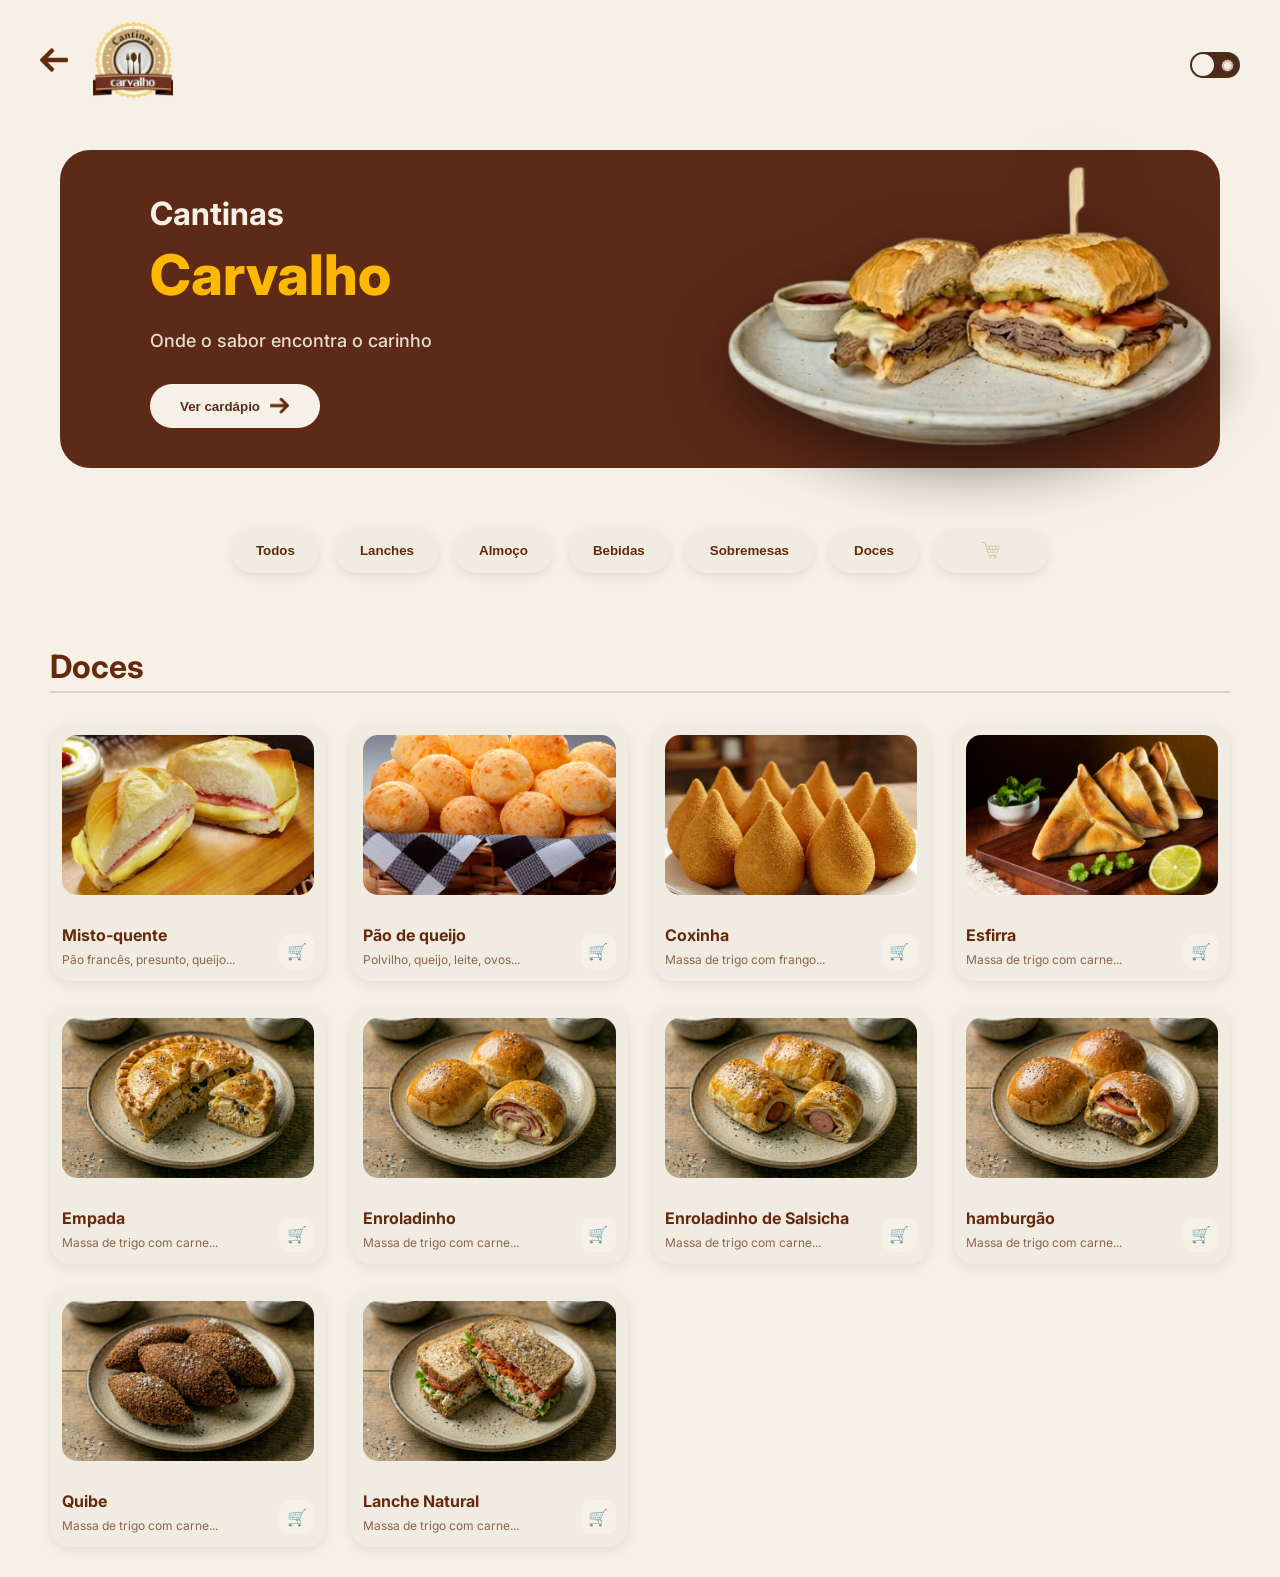
<file: esqueleto/index.html>
<!DOCTYPE html>
<html lang="pt-br">

<head>
    <meta charset="UTF-8">
    <meta name="viewport" content="width=device-width, initial-scale=1.0">
    <title>Cantinas Carvalho</title>
    <link rel="stylesheet" href="style.css">
    <link rel="preconnect" href="https://fonts.googleapis.com">
    <link rel="preconnect" href="https://fonts.gstatic.com" crossorigin>
    <link
        href="https://fonts.googleapis.com/css2?family=Inter:ital,opsz,wght@0,14..32,100..900;1,14..32,100..900&display=swap"
        rel="stylesheet">
</head>

<body>

    <header class="header-topo">
        <div class="header-esquerda">
            <a href="">
                <img src="./img/seta.png" alt="voltar" class="seta-voltar">
            </a>
            <img src="./img/logo.png" alt="Logo" class="logo-principal">
        </div>

        <!-- Botão de Tema na Direita -->
        <div class="botao-escuro">
            <input type="checkbox" class="checkbox" id="botao-tema" />
            <label for="botao-tema" class="label">
                <img src="./img/lua.png" alt="Lua" class="img-lua">
                <img src="./img/sol.png" alt="Sol" class="img-sol">
                <div class="indicador"></div>
            </label>
        </div>
    </header>

    <main class="container"> <!-- Início do conteúdo centralizado -->
        <section class="banner-container">
            <div class="banner-box">
                <div class="banner-textos">
                    <h1 class="titulo-cantinas">Cantinas</h1>
                    <h1 class="titulo-carvalho">Carvalho</h1>
                    <p class="subtitulo-banner">Onde o sabor encontra o carinho</p>

                    <button class="btn-cardapio-banner" onclick="abrirPeloBanner('almoco')">
                        Ver cardápio <img src="./img/seta-direita.png" alt="" style="width: 20px;">
                    </button>
                </div>

                <div class="banner-img">
                    <img src="./img/lanche-principal.png" alt="lanche-principal">
                </div>
            </div>
        </section>

        <section class="categorias-container">
            <button class="btn-filtro" onclick="mostrarCategoria(this, 'todos')">Todos</button>
            <button class="btn-filtro" onclick="mostrarCategoria(this, 'lanches')">Lanches</button>
            <button class="btn-filtro" onclick="mostrarCategoria(this, 'almoco')">Almoço</button>
            <button class="btn-filtro" onclick="mostrarCategoria(this, 'bebidas')">Bebidas</button>
            <button class="btn-filtro" onclick="mostrarCategoria(this, 'sobremesas')">Sobremesas</button>
            <button class="btn-filtro" onclick="mostrarCategoria(this, 'doces')">Doces</button>
            <button class="btn-carrinho-menu" onclick="window.location.href='carrinho.html'">
                <img src="./img/carrinho.png" alt="Carrinho" class="icon-carrinho">
            </button>
        </section>

        <section id="secao-lanches" class="secao-produtos" style="display: none;">
            <h1 class="titulo">Lanches</h1>
            <div class="grid-lanches">

                <div class="card-lanche">
                    <img src="./img/misto-quente.avif" alt="Misto Quente" draggable="false">
                    <div class="card-info">
                        <div class="texto">
                            <h3>Misto-quente</h3>
                            <p>Pão francês, presunto, queijo...</p>
                        </div>
                        <button class="btn-carrinho">🛒</button>
                    </div>
                </div>

                <div class="card-lanche">
                    <img src="./img/pao-queijo.jpg" alt="Pão de Queijo" draggable="false">
                    <div class="card-info">
                        <div class="texto">
                            <h3>Pão de queijo</h3>
                            <p>Polvilho, queijo, leite, ovos...</p>
                        </div>
                        <button class="btn-carrinho">🛒</button>
                    </div>
                </div>

                <div class="card-lanche">
                    <img src="./img/coxinha.avif" alt="Coxinha" draggable="false">
                    <div class="card-info">
                        <div class="texto">
                            <h3>Coxinha</h3>
                            <p>Massa de trigo com frango...</p>
                        </div>
                        <button class="btn-carrinho">🛒</button>
                    </div>
                </div>

                <div class="card-lanche">
                    <img src="./img/esfirra.jpg" alt="Esfirra" draggable="false">
                    <div class="card-info">
                        <div class="texto">
                            <h3>Esfirra</h3>
                            <p>Massa de trigo com carne...</p>
                        </div>
                        <button class="btn-carrinho">🛒</button>
                    </div>
                </div>


                <div class="card-lanche">
                    <img src="./img/empada.png" alt="Empada" draggable="false">
                    <div class="card-info">
                        <div class="texto">
                            <h3>Empada</h3>
                            <p>Massa de trigo com carne...</p>
                        </div>
                        <button class="btn-carrinho">🛒</button>
                    </div>
                </div>

                <div class="card-lanche">
                    <img src="./img/enroladinho.png" alt="Enroladinho" draggable="false">
                    <div class="card-info">
                        <div class="texto">
                            <h3>Enroladinho</h3>
                            <p>Massa de trigo com carne...</p>
                        </div>
                        <button class="btn-carrinho">🛒</button>
                    </div>
                </div>

                <div class="card-lanche">
                    <img src="./img/enroladinhoSalsicha.png" alt="Enroladinhos" draggable="false">
                    <div class="card-info">
                        <div class="texto">
                            <h3>Enroladinho de Salsicha</h3>
                            <p>Massa de trigo com carne...</p>
                        </div>
                        <button class="btn-carrinho">🛒</button>
                    </div>
                </div>

                <div class="card-lanche">
                    <img src="./img/hamburgao.png" alt="Hamburgao" draggable="false">
                    <div class="card-info">
                        <div class="texto">
                            <h3>hamburgão</h3>
                            <p>Massa de trigo com carne...</p>
                        </div>
                        <button class="btn-carrinho">🛒</button>
                    </div>
                </div>

                <div class="card-lanche">
                    <img src="./img/kibe.png" alt="Kibe" draggable="false">
                    <div class="card-info">
                        <div class="texto">
                            <h3>Quibe</h3>
                            <p>Massa de trigo com carne...</p>
                        </div>
                        <button class="btn-carrinho">🛒</button>
                    </div>
                </div>

                <div class="card-lanche">
                    <img src="./img/lancheNatural.png" alt="Lanche" draggable="false">
                    <div class="card-info">
                        <div class="texto">
                            <h3>Lanche Natural</h3>
                            <p>Massa de trigo com carne...</p>
                        </div>
                        <button class="btn-carrinho">🛒</button>
                    </div>
                </div>

            </div>
        </section>

        <section id="secao-almoco" class="secao-produtos" style="display: none;">
            <h1 class="titulo">Cardápio do Dia</h1>
            <div class="grid-lanches">

                <div class="card-lanche">
                    <img src="./img/prato1.avif" alt="Arroz" draggable="false">
                    <div class="card-info">
                        <div class="texto">
                            <h3>Arroz</h3>
                            <p>Branco e soltinho...</p>
                        </div>
                        <button class="btn-carrinho">🛒</button>
                    </div>
                </div>

                <div class="card-lanche">
                    <img src="./img/prato2.png" alt="Espaguete" draggable="false">
                    <div class="card-info">
                        <div class="texto">
                            <h3>Espaguete</h3>
                            <p>Ao molho sugo...</p>
                        </div>
                        <button class="btn-carrinho">🛒</button>
                    </div>
                </div>

                <div class="card-lanche">
                    <img src="./img/prato3.jpg" alt="Lasanha" draggable="false">
                    <div class="card-info">
                        <div class="texto">
                            <h3>Lasanha</h3>
                            <p>Quatro queijos...</p>
                        </div>
                        <button class="btn-carrinho">🛒</button>
                    </div>
                </div>

                <div class="card-lanche">
                    <img src="./img/prato4.jpg" alt="Salada" draggable="false">
                    <div class="card-info">
                        <div class="texto">
                            <h3>Salada</h3>
                            <p>Folhas e legumes...</p>
                        </div>
                        <button class="btn-carrinho">🛒</button>
                    </div>
                </div>


                <div class="card-lanche">
                    <img src="./img/prato5.jpg" alt="Nhoque" draggable="false">
                    <div class="card-info">
                        <div class="texto">
                            <h3>Nhoque</h3>
                            <p>Molho especial...</p>
                        </div>
                        <button class="btn-carrinho">🛒</button>
                    </div>
                </div>

                <div class="card-lanche">
                    <img src="./img/prato6.jpg" alt="Feijoada" draggable="false">
                    <div class="card-info">
                        <div class="texto">
                            <h3>Feijão Carioca</h3>
                            <p>Tradição caseira...</p>
                        </div>
                        <button class="btn-carrinho">🛒</button>
                    </div>
                </div>

                <div class="card-lanche">
                    <img src="./img/prato7.webp" alt="Batata Frita" draggable="false">
                    <div class="card-info">
                        <div class="texto">
                            <h3>Batata Frita</h3>
                            <p>Crocante e quente...</p>
                        </div>
                        <button class="btn-carrinho">🛒</button>
                    </div>
                </div>

                <div class="card-lanche">
                    <img src="./img/prato8.jpg" alt="Frango assado" draggable="false">
                    <div class="card-info">
                        <div class="texto">
                            <h3>Frango Assado</h3>
                            <p>Assado na brasa...</p>
                        </div>
                        <button class="btn-carrinho">🛒</button>
                    </div>
                </div>

                <div class="card-lanche">
                    <img src="./img/strogonoff.png" alt="Strogonoff" draggable="false">
                    <div class="card-info">
                        <div class="texto">
                            <h3>Strogonoff</h3>
                            <p>Frango cremoso...</p>
                        </div>
                        <button class="btn-carrinho">🛒</button>
                    </div>
                </div>

                <div class="card-lanche">
                    <img src="./img/costela.png" alt="Costela" draggable="false">
                    <div class="card-info">
                        <div class="texto">
                            <h3>Costela</h3>
                            <p>Desmanchando...</p>
                        </div>
                        <button class="btn-carrinho">🛒</button>
                    </div>
                </div>

                <div class="card-lanche">
                    <img src="./img/carnePanela.png" alt="CarnePanela" draggable="false">
                    <div class="card-info">
                        <div class="texto">
                            <h3>Carne de Panela</h3>
                            <p>Com batatas...</p>
                        </div>
                        <button class="btn-carrinho">🛒</button>
                    </div>
                </div>

            </div>
        </section>

        <section id="secao-bebidas" class="secao-produtos" style="display: none;">
            <h1 class="titulo">Bebidas</h1>
            <div class="grid-lanches">

                <div class="card-lanche">
                    <img src="./img/sucos.jpg" alt="Misto Quente" draggable="false">
                    <div class="card-info">
                        <div class="texto">
                            <h3>Sucos Naturais</h3>
                            <p>Laranja, goiaba, manga, abacaxi...</p>
                        </div>
                        <button class="btn-carrinho">🛒</button>
                    </div>
                </div>

                <div class="card-lanche">
                    <img src="./img/chas.jpg" alt="Pão de Queijo" draggable="false">
                    <div class="card-info">
                        <div class="texto">
                            <h3>Chá Gelado</h3>
                            <p>Pêssego, Limão, Framboesa, Menta...</p>
                        </div>
                        <button class="btn-carrinho">🛒</button>
                    </div>
                </div>

                <div class="card-lanche">
                    <img src="./img/cocacola.webp" alt="Coxinha" draggable="false">
                    <div class="card-info">
                        <div class="texto">
                            <h3>Coca-Cola</h3>
                            <p>Coca-Cola de 500ml</p>
                        </div>
                        <button class="btn-carrinho">🛒</button>
                    </div>
                </div>

                <div class="card-lanche">
                    <img src="./img/cafe.avif" alt="Esfirra" draggable="false">
                    <div class="card-info">
                        <div class="texto">
                            <h3>Café</h3>
                            <p>Expresso ou coado</p>
                        </div>
                        <button class="btn-carrinho">🛒</button>
                    </div>
                </div>


                <div class="card-lanche">
                    <img src="./img/capuccino.webp" alt="Empada" draggable="false">
                    <div class="card-info">
                        <div class="texto">
                            <h3>Capuccino</h3>
                            <p>Com bastante espuma e açúcar</p>
                        </div>
                        <button class="btn-carrinho">🛒</button>
                    </div>
                </div>

                <div class="card-lanche">
                    <img src="./img/chocolatequente.png" alt="Enroladinho" draggable="false">
                    <div class="card-info">
                        <div class="texto">
                            <h3>Chocolate Quente</h3>
                            <p>Com leite desnatado e Nescau</p>
                        </div>
                        <button class="btn-carrinho">🛒</button>
                    </div>
                </div>

                <div class="card-lanche">
                    <img src="./img/agua.webp" alt="Enroladinhos" draggable="false">
                    <div class="card-info">
                        <div class="texto">
                            <h3>Água Mineral</h3>
                            <p>Com ou sem gás</p>
                        </div>
                        <button class="btn-carrinho">🛒</button>
                    </div>
                </div>

                <div class="card-lanche">
                    <img src="./img/fanta.jpg" alt="Hamburgao" draggable="false">
                    <div class="card-info">
                        <div class="texto">
                            <h3>Fanta</h3>
                            <p>De uva e Laranja</p>
                        </div>
                        <button class="btn-carrinho">🛒</button>
                    </div>
                </div>

                <div class="card-lanche">
                    <img src="./img/sprite.webp" alt="Kibe" draggable="false">
                    <div class="card-info">
                        <div class="texto">
                            <h3>Sprite</h3>
                            <p>Gelado e refrescante</p>
                        </div>
                        <button class="btn-carrinho">🛒</button>
                    </div>
                </div>

                <div class="card-lanche">
                    <img src="./img/delvale.jpg" alt="Lanche" draggable="false">
                    <div class="card-info">
                        <div class="texto">
                            <h3>Suco Del Vale</h3>
                            <p>Sabor uva, pêssego e maracujá</p>
                        </div>
                        <button class="btn-carrinho">🛒</button>
                    </div>
                </div>

            </div>
        </section>

        <section id="secao-sobremesas" class="secao-produtos" style="display: none;">
            <h1 class="titulo">Sobremesas</h1>
            <div class="grid-lanches">

                <div class="card-lanche">
                    <img src="./img/misto-quente.avif" alt="Misto Quente" draggable="false">
                    <div class="card-info">
                        <div class="texto">
                            <h3>Misto-quente</h3>
                            <p>Pão francês, presunto, queijo...</p>
                        </div>
                        <button class="btn-carrinho">🛒</button>
                    </div>
                </div>

                <div class="card-lanche">
                    <img src="./img/pao-queijo.jpg" alt="Pão de Queijo" draggable="false">
                    <div class="card-info">
                        <div class="texto">
                            <h3>Pão de queijo</h3>
                            <p>Polvilho, queijo, leite, ovos...</p>
                        </div>
                        <button class="btn-carrinho">🛒</button>
                    </div>
                </div>

                <div class="card-lanche">
                    <img src="./img/coxinha.avif" alt="Coxinha" draggable="false">
                    <div class="card-info">
                        <div class="texto">
                            <h3>Coxinha</h3>
                            <p>Massa de trigo com frango...</p>
                        </div>
                        <button class="btn-carrinho">🛒</button>
                    </div>
                </div>

                <div class="card-lanche">
                    <img src="./img/esfirra.jpg" alt="Esfirra" draggable="false">
                    <div class="card-info">
                        <div class="texto">
                            <h3>Esfirra</h3>
                            <p>Massa de trigo com carne...</p>
                        </div>
                        <button class="btn-carrinho">🛒</button>
                    </div>
                </div>


                <div class="card-lanche">
                    <img src="./img/empada.png" alt="Empada" draggable="false">
                    <div class="card-info">
                        <div class="texto">
                            <h3>Empada</h3>
                            <p>Massa de trigo com carne...</p>
                        </div>
                        <button class="btn-carrinho">🛒</button>
                    </div>
                </div>

                <div class="card-lanche">
                    <img src="./img/enroladinho.png" alt="Enroladinho" draggable="false">
                    <div class="card-info">
                        <div class="texto">
                            <h3>Enroladinho</h3>
                            <p>Massa de trigo com carne...</p>
                        </div>
                        <button class="btn-carrinho">🛒</button>
                    </div>
                </div>

                <div class="card-lanche">
                    <img src="./img/enroladinhoSalsicha.png" alt="Enroladinhos" draggable="false">
                    <div class="card-info">
                        <div class="texto">
                            <h3>Enroladinho de Salsicha</h3>
                            <p>Massa de trigo com carne...</p>
                        </div>
                        <button class="btn-carrinho">🛒</button>
                    </div>
                </div>

                <div class="card-lanche">
                    <img src="./img/hamburgao.png" alt="Hamburgao" draggable="false">
                    <div class="card-info">
                        <div class="texto">
                            <h3>hamburgão</h3>
                            <p>Massa de trigo com carne...</p>
                        </div>
                        <button class="btn-carrinho">🛒</button>
                    </div>
                </div>

                <div class="card-lanche">
                    <img src="./img/kibe.png" alt="Kibe" draggable="false">
                    <div class="card-info">
                        <div class="texto">
                            <h3>Quibe</h3>
                            <p>Massa de trigo com carne...</p>
                        </div>
                        <button class="btn-carrinho">🛒</button>
                    </div>
                </div>

                <div class="card-lanche">
                    <img src="./img/lancheNatural.png" alt="Lanche" draggable="false">
                    <div class="card-info">
                        <div class="texto">
                            <h3>Lanche Natural</h3>
                            <p>Massa de trigo com carne...</p>
                        </div>
                        <button class="btn-carrinho">🛒</button>
                    </div>
                </div>

            </div>
        </section>

        <section class="secao-doces">
            <h1 class="titulo">Doces</h1>
            <div class="grid-lanches">

                <div class="card-lanche">
                    <img src="./img/misto-quente.avif" alt="Misto Quente" draggable="false">
                    <div class="card-info">
                        <div class="texto">
                            <h3>Misto-quente</h3>
                            <p>Pão francês, presunto, queijo...</p>
                        </div>
                        <button class="btn-carrinho">🛒</button>
                    </div>
                </div>

                <div class="card-lanche">
                    <img src="./img/pao-queijo.jpg" alt="Pão de Queijo" draggable="false">
                    <div class="card-info">
                        <div class="texto">
                            <h3>Pão de queijo</h3>
                            <p>Polvilho, queijo, leite, ovos...</p>
                        </div>
                        <button class="btn-carrinho">🛒</button>
                    </div>
                </div>

                <div class="card-lanche">
                    <img src="./img/coxinha.avif" alt="Coxinha" draggable="false">
                    <div class="card-info">
                        <div class="texto">
                            <h3>Coxinha</h3>
                            <p>Massa de trigo com frango...</p>
                        </div>
                        <button class="btn-carrinho">🛒</button>
                    </div>
                </div>

                <div class="card-lanche">
                    <img src="./img/esfirra.jpg" alt="Esfirra" draggable="false">
                    <div class="card-info">
                        <div class="texto">
                            <h3>Esfirra</h3>
                            <p>Massa de trigo com carne...</p>
                        </div>
                        <button class="btn-carrinho">🛒</button>
                    </div>
                </div>


                <div class="card-lanche">
                    <img src="./img/empada.png" alt="Empada" draggable="false">
                    <div class="card-info">
                        <div class="texto">
                            <h3>Empada</h3>
                            <p>Massa de trigo com carne...</p>
                        </div>
                        <button class="btn-carrinho">🛒</button>
                    </div>
                </div>

                <div class="card-lanche">
                    <img src="./img/enroladinho.png" alt="Enroladinho" draggable="false">
                    <div class="card-info">
                        <div class="texto">
                            <h3>Enroladinho</h3>
                            <p>Massa de trigo com carne...</p>
                        </div>
                        <button class="btn-carrinho">🛒</button>
                    </div>
                </div>

                <div class="card-lanche">
                    <img src="./img/enroladinhoSalsicha.png" alt="Enroladinhos" draggable="false">
                    <div class="card-info">
                        <div class="texto">
                            <h3>Enroladinho de Salsicha</h3>
                            <p>Massa de trigo com carne...</p>
                        </div>
                        <button class="btn-carrinho">🛒</button>
                    </div>
                </div>

                <div class="card-lanche">
                    <img src="./img/hamburgao.png" alt="Hamburgao" draggable="false">
                    <div class="card-info">
                        <div class="texto">
                            <h3>hamburgão</h3>
                            <p>Massa de trigo com carne...</p>
                        </div>
                        <button class="btn-carrinho">🛒</button>
                    </div>
                </div>

                <div class="card-lanche">
                    <img src="./img/kibe.png" alt="Kibe" draggable="false">
                    <div class="card-info">
                        <div class="texto">
                            <h3>Quibe</h3>
                            <p>Massa de trigo com carne...</p>
                        </div>
                        <button class="btn-carrinho">🛒</button>
                    </div>
                </div>

                <div class="card-lanche">
                    <img src="./img/lancheNatural.png" alt="Lanche" draggable="false">
                    <div class="card-info">
                        <div class="texto">
                            <h3>Lanche Natural</h3>
                            <p>Massa de trigo com carne...</p>
                        </div>
                        <button class="btn-carrinho">🛒</button>
                    </div>
                </div>

            </div>
        </section>

        <button id="btnSubir" onclick="subirTopo()">
            <img src="./img/seta-cima.png" alt="Subir">
        </button>

    </main>

    <script src="script.js"></script>
</body>

</html>
</file>
<file: esqueleto/style.css>
@import url('https://fonts.googleapis.com/css2?family=Inter:ital,opsz,wght@0,14..32,100..900;1,14..32,100..900&display=swap');
/* --- 1. VARIÁVEIS DE CORES (MODO CLARO E ESCURO) --- */
:root {
    --bg-body: #F6F1E6;
    --bg-card: #F0ECE1;
    --text-color: #652a0e;
    --shadow: rgba(0, 0, 0, 0.08);
    --btn-toggle: #4d2b1a;
    --indicador: #f5f1e6;
    --cor-legenda: rgba(0, 0, 0, 0.75);
}

body.tema-escuro {
    --bg-body: #3d1507;
    --bg-card: #2d1d17;
    --text-color: #f5f1e6;
    --shadow: rgba(0, 0, 0, 0.4);
    --btn-toggle: #f5f1e6;
    --indicador: #4d2b1a;
    --cor-legenda: rgba(0, 0, 0, 0.85);
}

/* --- 2. CONFIGURAÇÕES GERAIS --- */
* {
    margin: 0;
    padding: 0;
    box-sizing: border-box;
}

body {
    background-color: var(--bg-body);
    color: var(--text-color);
    font-family: "Inter";
    transition: background-color 0.4s ease, color 0.4s ease;
    line-height: 1.5;
}


/* Centraliza também a Logo e o Botão lá no topo */
.header-topo {
    max-width: 100%;
    width: 100%;
    display: flex;
    justify-content: space-between; /* Empurra a logo para a esquerda e o botão para a direita */
    align-items: center;
    padding: 20px 40px; /* Dá um respiro nas laterais */
    background-color: transparent;
}

.header-esquerda {
    display: flex;
    align-items: center; /* Centraliza verticalmente a seta com a logo */
    gap: 15px;
}
.seta-voltar{
    width: 28px;
    height: auto;
    cursor: pointer;
    margin-top: -5px; 
    transition: transform 0.3s ease, filter 0.3s ease;
}

.seta-voltar:hover {
    transform: translateX(-5px);
    opacity: 1;
}

.logo-principal {
    width: 100px; 
    height: auto;
    padding: 10px;
    margin-top: -10px;
}

/* 2. Banner Principal (Textos e Lanche) */
.banner-container{
    padding: 20px;
    max-width: 1200px;
    margin: 0 auto;
}

.banner-box {
    background-color: #5d2a18;
    border-radius: 30px;      /* Bordas bem arredondadas */
    display: flex;
    align-items: center;
    justify-content: space-between;
    padding: 40px 90px;
    position: relative;       /* Necessário para a imagem flutuar */
    overflow: visible;        /* Permite que a imagem saia da caixa */
    min-height: 300px;
}
.secao-banner {
    display: flex;
    align-items: center;
    justify-content: space-between;
    padding: 0 40px;
    margin-top: 20px;
    gap: 20px;
}

.banner-textos {
    flex: 1;
    text-align: left;
    color: #F6F1E6;
}

.titulo-cantinas {
    font-size: 32px;
    font-weight: 700;
    margin-bottom: -5px;
}

.titulo-carvalho {
    font-size: 56px;
    font-weight: 800;
    color: #ffb800; /* Amarelo ouro */
    margin-bottom: 10px;
}

.subtitulo-banner {
    font-size: 18px;
    font-weight: 500;
    margin-bottom: 30px;
    opacity: 0.9;
}

/* --- BOTÃO ESTILO PÍLULA --- */
.btn-cardapio-banner {
    background-color: #F6F1E6;
    color: #5d2a18;
    border: none;
    padding: 12px 30px;
    border-radius: 50px;
    font-weight: 700;
    display: flex;
    align-items: center;
    gap: 10px;
    cursor: pointer;
    transition: 0.3s;
}

.btn-cardapio-banner:hover {
    transform: scale(1.05);
}

.btn-cardapio-banner img {
    width: 20px;
    transition: transform 0.3s ease, filter 0.3s ease;
    /* Se a sua imagem original for escura, ela já aparecerá marrom aqui */
}

.btn-cardapio-banner:hover img {
    transform: translateX(5px); /* A setinha dá um pulinho para a direita */
}

/* 3. Imagem do Lanche */
.banner-img {
    flex: 1;
    display: flex;
    justify-content: flex-end;
}

.banner-img img {
    width: 120%; /* Aumenta o tamanho para o efeito de destaque */
    max-width: 550px;
    filter: drop-shadow(0 20px 30px rgba(0,0,0,0.5));
    /* A mágica do "vazamento" */
    position: absolute;
    right: -20px; 
    bottom: -10px;
    padding: 15px;
}

/* Responsividade Básica */
@media (max-width: 768px) {
    .banner-box {
        flex-direction: column; /* No celular, o lanche pode ficar em cima ou embaixo */
        text-align: center;
        padding: 40px 20px;
        overflow: hidden;
    }
    .banner-textos { text-align: center; }
    .banner-img img { position: static; width: 100%; margin-top: 20px; }
    .btn-cardapio-banner{margin: 0 auto;}
}
/* --- 3. SEÇÃO CARDÁPIO (TRILHO / CARROSSEL) --- */
.cardapio-box {
    background: var(--bg-card);
    border-radius: 25px;
    padding: 20px;
    box-shadow: 0 4px 15px var(--shadow);
    margin-bottom: 40px;
}

/* LEGENDA QUE SOBE NO HOVER */
.legenda {
    position: absolute;
    bottom: -100%; /* Começa escondida */
    left: 0;
    width: 100%;
    height: 100%;
    background: var(--cor-legenda);
    color: #fff;
    display: flex;
    flex-direction: column;
    justify-content: center;
    align-items: center;
    text-align: center;
    transition: bottom 0.3s ease-in-out;
    padding: 5px;
    pointer-events: none;
}

.legenda h4 {
     font-size: 16px; 
     margin: 0;
     text-transform: uppercase; 
     font-weight: bold; 
     margin: 10px;
    }
.legenda p {
     font-size: 15px; 
     margin-top: 2px; 
     opacity: 0.9; }

.card-thumb:hover .legenda {
    bottom: 0;
}

.card-thumb:hover img {
    transform: scale(1.1);
}

/* BOTÕES DE NAVEGAÇÃO DO TRILHO */
.carousel-controls {
    display: flex;
    justify-content: space-between;
    align-items: center;
    margin-top: 15px;
}

.btn-car {
    background: var(--bg-card);
    border: 1px solid rgba(0,0,0,0.1);
    padding: 6px 14px;
    border-radius: 20px;
    cursor: pointer;
    font-size: 12px;
    color: var(--text-color);
    font-weight: bold;
    transition: 0.3s;
}

.btn-car:hover {
    filter: brightness(0.9);
}

.dots { display: flex; gap: 5px; }
.dot { height: 7px; width: 7px; background: #bbb; border-radius: 50%; }
.dot.active { background: var(--text-color); }

/* --- 4. SEÇÃO LANCHES (GRID RESPONSIVA) --- */
.grid-lanches {
    display: grid;
    grid-template-columns: repeat(auto-fit, minmax(160px, 1fr));
    gap: 15px;
}

.card-lanche {
    background-color: var(--bg-card); /* Mude de #2d1d17 para a variável */
    border-radius: 20px;
    padding: 12px;
    box-shadow: 0 4px 12px var(--shadow); /* Use a variável de sombra também */
    transition: transform 0.3s ease, background-color 0.4s ease; /* Adicione transition para o fundo */
}

.card-lanche:hover {
    transform: translateY(-5px);
}

.card-lanche img {
    width: 100%;
    height: 120px;
    border-radius: 15px;
    object-fit: cover;
}

.card-info {
    display: flex;
    justify-content: space-between;
    align-items: center;
    margin-top: 10px;
}

.texto h3 {
    font-size: 16px;
    color: var(--text-color); /* Mude para var(--text-color) */
    margin-bottom: 4px;
}
.texto p { font-size: 11px; margin: 0; opacity: 0.7; }

.btn-carrinho {
    background: var(--bg-body);
    border: none;
    border-radius: 10px;
    width: 35px;
    height: 35px;
    display: flex;
    justify-content: center;
    align-items: center;
    cursor: pointer;
    font-size: 16px;
    transition: 0.2s;
}

.btn-carrinho:active { transform: scale(0.9); }

/* --- 5. MENU DE CATEGORIAS (Estilo Pílulas e Carrinho) --- */
.categorias-container {
    display: flex;
    justify-content: center; /* Centraliza o menu na tela */
    align-items: center;
    gap: 15px;
    padding: 40px;
    width: 100%;
    overflow-x: auto; /* Permite rolar no celular */
}

.btn-filtro {
    /* Troque a cor fixa pela variável do card */
    background-color: var(--bg-card); 
    color: var(--text-color); /* Garante que o texto mude conforme o tema */
    
    border: none;
    padding: 10px 25px;
    border-radius: 50px;
    font-weight: 600;
    cursor: pointer;
    white-space: nowrap;
    transition: all 0.3s ease; /* Transição suave para todas as propriedades */
    box-shadow: 0 4px 10px var(--shadow);
    height: 45px;
}

/* Quando o botão estiver selecionado ou com mouse em cima */
.btn-filtro.active, .btn-filtro:hover {
    background-color: var(--btn-toggle); /* Inverte a cor para dar destaque */
    color: var(--indicador); /* Usa a cor do indicador (bege no escuro / marrom no claro) */
}

.secao-produtos {
    padding: 30px 50px; /* Aumenta o respiro lateral igual ao seu print */
    max-width: 1400px;  /* Limita a largura para os cards não esticarem infinito */
    margin: 0 auto;
}

/* Botão do Carrinho com Badge */
.btn-carrinho-menu {
    background-color: var(--bg-card); /* Mesma cor dos cards */
    color: var(--text-color);        /* Texto/Ícone na cor do tema */
    border: none;
    padding: 10px 25px;
    border-radius: 50px;
    font-weight: 600;
    cursor: pointer;
    white-space: nowrap;
    transition: all 0.3s ease;
    box-shadow: 0 4px 10px var(--shadow);
    height: 45px;
    display: flex;
    align-items: center;
    justify-content: center;
}

/* Efeito de Hover/Ativo para o Carrinho */
.btn-carrinho-menu:hover {
    background-color: var(--btn-toggle);
    color: var(--indicador);
}

.icon-carrinho {
    width: 24px;
    height: auto;
    background-color: var(--bege-botao);
    border: none;
    padding: 10px 20px;
    border-radius: 50px;
    position: relative;
    display: flex;
    align-items: center;
    cursor: pointer;
    min-width: 65px;
}

.badge {
     background-color: var(--bege-botao);
    border: none;
    padding: 10px 20px;
    border-radius: 50px;
    position: relative;
    display: flex;
    align-items: center;
    cursor: pointer;
    min-width: 65px;
}

.card-categoria:hover {
    transform: translateY(-5px);
    background-color: #DFD9C8; /* Escurece levemente no hover */
}

/* O Ícone dentro do quadrado */
.card-categoria img {
    width: 60%; /* Ajuste o tamanho do ícone aqui */
    height: auto;
    /* Se os seus ícones forem coloridos e você quiser esse tom de bege escuro da foto: */
    filter: sepia(0.3) saturate(0.5) opacity(0.6);
}

.secao-almoco {
    width: 100%;
    padding: 20px 40px;
    padding: 30px 50px; /* Aumenta o respiro lateral igual ao seu print */
    max-width: 1400px;  /* Limita a largura para os cards não esticarem infinito */
    margin: 0 auto;
}

.secao-bebidas {
    width: 100%;
    padding: 20px 40px;
    padding: 30px 50px; /* Aumenta o respiro lateral igual ao seu print */
    max-width: 1400px;  /* Limita a largura para os cards não esticarem infinito */
    margin: 0 auto;
}

.secao-sobremesas {
    width: 100%;
    padding: 20px 40px;
    padding: 30px 50px; /* Aumenta o respiro lateral igual ao seu print */
    max-width: 1400px;  /* Limita a largura para os cards não esticarem infinito */
    margin: 0 auto;
}

.secao-doces {
    width: 100%;
    padding: 20px 40px;
    padding: 30px 50px; /* Aumenta o respiro lateral igual ao seu print */
    max-width: 1400px;  /* Limita a largura para os cards não esticarem infinito */
    margin: 0 auto;
}

.grid-lanches {
    display: grid;
    /* Tenta colocar o máximo de cards de 220px por linha. 
       Em telas grandes, dará 5 ou 6. Em telas menores, diminui sozinho. */
    grid-template-columns: repeat(auto-fill, minmax(220px, 1fr)); 
    gap: 25px; 
    margin-top: 30px;
}

/* Ajuste para telas menores (Responsividade) */
@media (max-width: 1200px) {
    .grid-lanches {
        grid-template-columns: repeat(3, 1fr); /* 3 por fileira em tablets */
    }
}

@media (max-width: 768px) {
    .grid-lanches {
        grid-template-columns: repeat(2, 1fr); /* 2 por fileira em celulares */
    }
}

.card-lanche {
    background-color: var(--bg-card); /* Usa o bege no claro e marrom no escuro */
    border-radius: 20px;
    padding: 12px;
    box-shadow: 0 4px 12px var(--shadow);
    transition: transform 0.3s ease, background-color 0.4s ease;
}

.card-lanche:hover {
    transform: translateY(-5px);
}

.card-lanche img {
    width: 100%;
    height: 160px;
    object-fit: cover;
    border-radius: 15px; /* Bordas internas da imagem */
    margin-bottom: 12px;
}

/* Informações e Botão dentro do card */
.card-info {
    display: flex;
    justify-content: space-between;
    align-items: flex-end;
}

.texto h3 {
    font-size: 16px;
    color: var(--text-color); /* ISSO É O MAIS IMPORTANTE: Muda de marrom para bege */
    margin-bottom: 4px;
}

.texto p {
    font-size: 12px;
    color: var(--text-color); /* Deixa a descrição legível também */
    opacity: 0.7; /* Dá um toque suave na descrição */
    margin: 0;
}

/* Botão de adicionar redondo do print */
.btn-add-carrinho {
    background-color: var(--btn-toggle); /* Inverte a cor do botão redondo */
    border: none;
    width: 35px;
    height: 35px;
    border-radius: 50%;
    display: flex;
    align-items: center;
    justify-content: center;
    cursor: pointer;
}

.btn-add-carrinho img {
    width: 18px;
    height: auto;
    margin: 0; /* Remove margens da imagem interna */
}

/* Responsividade: No celular fica com 2 ou 3 colunas? */
@media (max-width: 400px) {
    .categorias-grid {
        grid-template-columns: repeat(2, 1fr);
        gap: 15px;
    }
}

/* Garante que o logo da cantina fique maior que os outros ícones */
.icon-item img[alt*="Início"], 
.icon-item img[alt*="Logo"] {
    width: 50px; 
    height: auto;
    opacity: 1;
}

/* Estilo para quando o botão estiver selecionado (opcional) */
.icon-item.active {
    background: #DED5C0;
    box-shadow: inset 0 2px 4px rgba(0,0,0,0.1);
}

/* Inverter cores dos ícones no modo escuro para ficarem brancos */
/* Filtra todos, exceto a classe .logo-img */
/* Isso diz: "Inverta a cor de todas as imagens do menu, EXCETO a que tem a classe-logo" */
body.tema-escuro .icon-item img:not(.classe-logo) .btn-add-carrinho img .icon-carrinho{
    filter: brightness(0) invert(1);
}

body.tema-escuro .banner-box {
    background-color: #F6F1E6 !important; /* Cor bege clara fixada aqui */
    transition: background-color 0.4s ease;
}

body.tema-escuro .banner-textos {
    color: #5d2a18 !important; /* Texto marrom escuro fixado aqui */
}

body.tema-escuro .btn-cardapio-banner {
    background-color: #5d2a18 !important;
    color: #F6F1E6 !important;
}

/* No modo escuro: a seta "acende" em bege para combinar com o texto */
body.tema-escuro .seta-voltar {
    /* Esse filtro transforma ícones pretos/escuros em Bege (#F6F1E6) */
    filter: brightness(0) invert(1); 
    opacity: 0.9; /* Deixa um pouco mais suave para não cansar a vista */
}

body.tema-escuro .btn-cardapio-banner img {
    filter: brightness(0) invert(1); 
}

/* Garante que a logo mantenha as cores originais e o tamanho correto */
.classe-logo {
    filter: none !important;
    width: 70px !important; /* Ajuste o tamanho da logo aqui se precisar */
    height: auto !important;
}

/* Remove o fundo bege e a sombra apenas do botão da logo para ele não ficar quadrado */
.icon-item:has(.classe-logo) {
    background: none !important;
    box-shadow: none !important;
}
/* --- 6. BOTÃO DARK MODE --- */
.botao-escuro {
   
    z-index: 1100;
    display: flex;
    align-items: center;
}

.checkbox { opacity: 0; position: absolute; }
.label {
    background-color: var(--btn-toggle);
    border-radius: 50px;
    cursor: pointer;
    display: flex;
    justify-content: space-between; /* Mantém os ícones nas pontas */
    align-items: center;
    padding: 5px;
    height: 26px;
    width: 50px;
    position: relative;
}

.indicador {
    background-color: var(--indicador);
    border-radius: 50%;
    position: absolute;
    top: 2px;
    left: 2px; /* Começa na esquerda */
    height: 22px;
    width: 22px;
    transition: transform 0.3s cubic-bezier(0.4, 0, 0.2, 1);
    z-index: 2; /* Garante que a bolinha fique por cima das imagens se necessário */
}

/* Quando o checkbox for marcado, ele move para a DIREITA */
#botao-tema:checked + .label .indicador {
    transform: translateX(24px); 
}

/* Caso você queira que ele comece na DIREITA e vá para a ESQUERDA, 
   basta inverter o valor do translateX para 0 e o left para 26px */

.img-lua, .img-sol { width: 15px; }

/* --- 7. RESPONSIVIDADE PARA DESKTOP --- */
@media (min-width: 768px) {
    .card-thumb {
        width: 110px; /* Miniaturas um pouco maiores no PC */
        height: 110px;
    }
    
    .grid-lanches {
        grid-template-columns: repeat(auto-fit, minmax(220px, 1fr));
    }
    
    .titulo { font-size: 32px; border-bottom: 2px solid #DED5C0; /* Linha sutil abaixo do título */ }
}

#btnSubir {
    display: none;        /* Começa escondido */
    position: fixed;      /* Fica fixo na tela */
    bottom: 30px;         /* Distância do fundo */
    right: 30px;          /* Distância da direita */
    z-index: 9999;        /* Fica em cima de tudo */
    background-color: var(--btn-toggle);
    color: var(--indicador);
    border: none;
    width: 50px;
    height: 50px;
    border-radius: 50%;
    cursor: pointer;
    box-shadow: 0 4px 15px rgba(0,0,0,0.3);
    transition: 0.3s;
}

#btnSubir:hover {
    transform: scale(1.1);
    filter: brightness(1.2);
}

#btnSubir img {
    width: 20px;
    /* Se a seta for preta e o botão escuro, inverta a cor da imagem */
    filter: brightness(0) invert(1); 
}

body.tema-escuro #btnSubir {
    background: rgba(246, 241, 230, 0.15) !important; /* Bege bem transparente */
    backdrop-filter: blur(10px); /* Desfoca o que está atrás */
    border: 1px solid rgba(246, 241, 230, 0.3);
}

body.tema-escuro #btnSubir img {
    filter: brightness(0) invert(1) !important; /* Seta fica branca cristalina */
}
</file>
